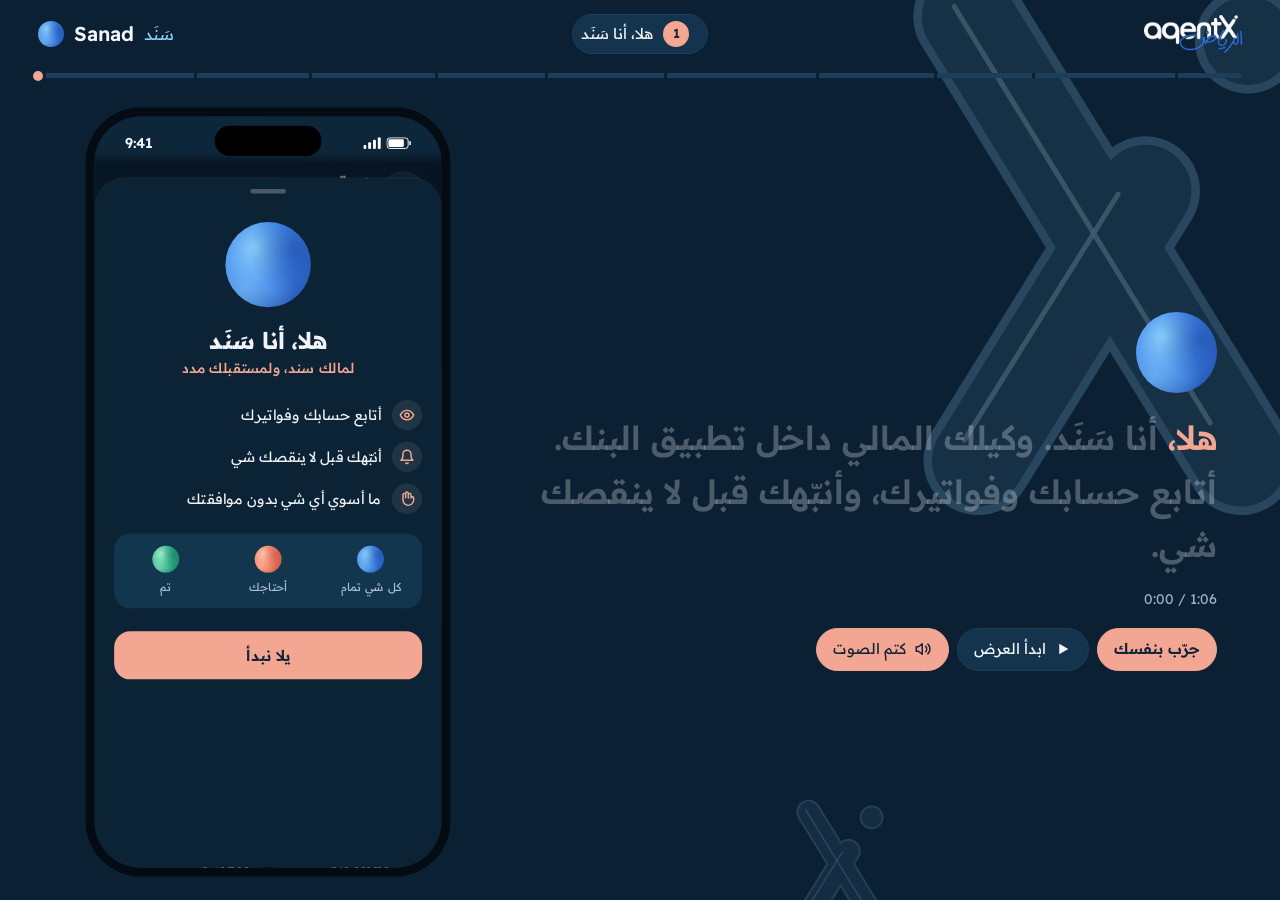
<file: index.html>
<!DOCTYPE html>
<html lang="ar">
<head>
<meta charset="utf-8">
<meta name="viewport" content="width=device-width, initial-scale=1">
<title>سَنَد · شاهد وجرّب</title>
<meta name="description" content="Sanad (سَنَد), a personal financial agent inside the bank app, explains itself while it walks through the app screens.">
<style>
@font-face {
  font-family: "Readex";
  font-weight: 160 700;
  font-display: swap;
  src: url([data-uri]) format("woff2");
  unicode-range: U+0000-00FF,U+0131,U+0152-0153,U+02BB-02BC,U+02C6,U+02DA,U+02DC,U+0304,U+0308,U+0329,U+2000-206F,U+20AC,U+2122,U+2190-2193,U+2212,U+2215,U+FEFF,U+FFFD;
}
@font-face {
  font-family: "Readex";
  font-weight: 160 700;
  font-display: swap;
  src: url([data-uri]) format("woff2");
  unicode-range: U+0600-06FF,U+0750-077F,U+200C-200E,U+FB50-FDFF,U+FE70-FEFC;
}
@property --c1 { syntax: "<color>"; inherits: true; initial-value: #1A459E; }
@property --c2 { syntax: "<color>"; inherits: true; initial-value: #4085EB; }
@property --c3 { syntax: "<color>"; inherits: true; initial-value: #8CD1FA; }

/* page: SANAD palette PDF. phone: the app's dark theme from Theme.swift */
:root {
  --bg: #0C2033; --panel: #14344D; --raised: #1B3F5B; --text: #F4F7FA; --soft: #9DB0C2;
  --salmon: #F3A792; --on-salmon: #10243A; --sky: #8CD1FA;
  --a-canvas: #0C2335; --a-blush: #0E2639; --a-card: #13364F; --a-widget: #163C58;
  --a-ink: #F0F4F7; --a-muted: #ADC2D4; --a-good: #5CD19E; --a-risk: #FF8578; --a-faint: rgba(255, 255, 255, .08);
}
* { box-sizing: border-box; }
html, body { margin: 0; height: 100%; }
body {
  background: var(--bg); color: var(--text);
  font-family: "Readex", system-ui, sans-serif; line-height: 1.5;
  display: flex; flex-direction: column; overflow: hidden;
  -webkit-font-smoothing: antialiased;
}
button { font: inherit; color: inherit; cursor: pointer; }
:focus-visible { outline: 3px solid var(--salmon); outline-offset: 3px; }
.ltr { direction: ltr; unicode-bidi: isolate; display: inline-block; }

/* glass X behind the page */
.bgx { position: fixed; inset: 0; z-index: 0; pointer-events: none; overflow: hidden; }
.bgx svg { position: absolute; height: auto; }
.bgx .x1 { width: min(40vw, 560px); right: -6vw; top: -8vh; opacity: .3; animation: float 20s ease-in-out infinite alternate; }
.bgx .x2 { width: clamp(90px, 9vw, 140px); right: 30vw; bottom: -30px; opacity: .25; animation: float 26s ease-in-out infinite alternate-reverse; }
@keyframes float { from { transform: translate(0, 0) rotate(-4deg); } to { transform: translate(2vw, 3vh) rotate(4deg); } }

/* Sanad's orb */
.orb {
  --c1: #1A459E; --c2: #4085EB; --c3: #8CD1FA;
  position: relative; border-radius: 50%; overflow: hidden; flex: none;
  background: radial-gradient(circle at 35% 30%, var(--c3) 0%, var(--c2) 45%, var(--c1) 100%);
  transition: --c1 1.2s ease, --c2 1.2s ease, --c3 1.2s ease;
}
.orb::before, .orb::after { content: ""; position: absolute; inset: -20%; border-radius: 50%; }
.orb::before { background: radial-gradient(circle at 30% 70%, var(--c3) 0%, transparent 42%); opacity: .55; animation: drift 14s linear infinite; }
.orb::after { background: radial-gradient(circle at 72% 38%, var(--c1) 0%, transparent 40%); opacity: .6; animation: drift 19s linear infinite reverse; }
.orb.need { --c1: #BD4D3D; --c2: #F38066; --c3: #FFC7AD; }
.orb.done { --c1: #0F735C; --c2: #33B88C; --c3: #A8F0CC; }
.orb.fast::before { animation-duration: 3s; }
.orb.fast::after { animation-duration: 4s; }
@keyframes drift { to { transform: rotate(360deg); } }

/* page frame */
.top { position: relative; z-index: 2; display: grid; grid-template-columns: 1fr auto 1fr; align-items: center; gap: 12px; padding: 14px clamp(16px, 3vw, 40px) 10px; }
.brand { display: flex; align-items: center; gap: 10px; font-weight: 600; font-size: 20px; }
.brand .orb { width: 26px; height: 26px; }
.brand span { color: var(--sky); font-weight: 400; font-size: 16px; }
.chap { justify-self: center; display: flex; align-items: center; gap: 10px; background: var(--panel); border: 1px solid var(--raised); border-radius: 999px; padding: 6px 18px 6px 8px; font-size: 15px; white-space: nowrap; }
.chap .n { background: var(--salmon); color: var(--on-salmon); border-radius: 999px; min-width: 26px; height: 26px; display: grid; place-items: center; font-size: 13px; font-weight: 600; }
.agentx { justify-self: end; height: 38px; width: auto; display: block; }
.seek { position: relative; z-index: 2; margin: 0 clamp(16px, 3vw, 40px); padding: 9px 0; cursor: pointer; touch-action: none; }
.seek:hover .prog, .seek.drag .prog { height: 8px; }
.knob { position: absolute; top: 50%; left: 0; width: 16px; height: 16px; margin: -8px 0 0 -8px; border-radius: 50%; background: var(--salmon); border: 3px solid var(--bg); pointer-events: none; transition: transform .15s; }
.seek:hover .knob, .seek.drag .knob { transform: scale(1.25); }
.prog { position: relative; height: 5px; border-radius: 999px; background: var(--raised); overflow: hidden; transition: height .15s; }
.prog b { position: absolute; top: 0; bottom: 0; width: 3px; background: var(--bg); }
.prog i { position: absolute; inset: 0 auto 0 0; width: 0; background: var(--salmon); }

main { position: relative; z-index: 1; flex: 1; min-height: 0; width: 100%; max-width: 1320px; margin-inline: auto; display: grid; grid-template-columns: minmax(0, 410px) minmax(0, 680px); grid-template-rows: minmax(0, 1fr); align-items: center; justify-content: center; gap: clamp(32px, 5vw, 80px); padding: 20px clamp(16px, 2.3vw, 32px) 24px; }
.narr { display: flex; flex-direction: column; gap: clamp(12px, 2vh, 22px); width: 100%; min-width: 0; max-width: 680px; justify-self: stretch; }
.narr > .orb { width: clamp(64px, 9vh, 104px); height: clamp(64px, 9vh, 104px); align-self: flex-start; }
#cap { margin: 0; font-size: clamp(24px, 2.6vw, 40px); line-height: 1.3; font-weight: 600; min-height: 4.4em; }
#cap .w { color: rgba(244, 247, 250, .28); transition: color .2s; }
#cap .w.on { color: var(--text); }
#cap .w.now { color: var(--salmon); }
#cap .name-ar { color: var(--sky); font-weight: 500; font-size: .8em; font-family: "Readex", sans-serif; direction: rtl; unicode-bidi: isolate; }
.endnote .tag-ar { font-size: clamp(20px, 2vw, 28px); color: var(--salmon); direction: rtl; }
.ctls { display: flex; gap: 8px; }
.ctl { background: var(--panel); border: 1px solid var(--raised); border-radius: 999px; padding: 9px 16px; font-size: 15px; display: inline-flex; align-items: center; gap: 8px; }
.ctl:hover { background: var(--raised); }
.ctl[aria-pressed="true"] { background: var(--salmon); color: var(--on-salmon); border-color: var(--salmon); }
.ctl:disabled { opacity: .6; cursor: default; }
.ctl svg { width: 18px; height: 18px; }
.endnote { display: none; flex-direction: column; gap: 12px; }
.endnote.on { display: flex; }
.endnote .tag { font-size: clamp(20px, 2vw, 28px); color: var(--salmon); font-weight: 500; }
.endnote .made { display: flex; align-items: center; gap: 14px; color: var(--soft); font-size: 14px; }
.endnote .made img.r { height: 70px; width: auto; }
.endnote .made img.l { height: 36px; width: auto; }
.endnote p { margin: 0; color: var(--soft); font-size: 13px; max-width: 48ch; }
.btn { border: 0; border-radius: 999px; padding: 12px 26px; font-weight: 600; font-size: 16px; background: var(--salmon); color: var(--on-salmon); align-self: flex-start; }

/* ---------- the phone ---------- */
.phone-box { position: relative; height: 100%; min-height: 0; min-width: 0; width: 100%; grid-column: 1; grid-row: 1; }
.narr { grid-column: 2; grid-row: 1; }
.phone {
  position: absolute; left: 50%; top: 50%; width: 410px; height: 864px; border-radius: 62px; background: #050B12; padding: 10px;
  transform-origin: center center; transform: translate(-50%, -50%);
}
.screen { position: relative; width: 390px; height: 844px; border-radius: 52px; overflow: hidden; background: var(--a-canvas); color: var(--a-ink); font-size: 15px; }
.island { position: absolute; top: 11px; left: 50%; width: 120px; height: 34px; margin-left: -60px; background: #000; border-radius: 20px; z-index: 30; }
.status { position: absolute; top: 0; left: 0; right: 0; height: 54px; z-index: 29; background: linear-gradient(var(--a-blush) 75%, rgba(14, 38, 57, 0)); display: flex; align-items: center; justify-content: space-between; padding: 6px 34px 0; font-size: 16px; font-weight: 600; direction: ltr; pointer-events: none; }
.status .icons { display: flex; gap: 6px; align-items: center; }
.status svg { height: 13px; width: auto; }

/* home */
.home { position: absolute; inset: 0; }
.home-scroll { position: absolute; left: 0; right: 0; top: 0; }
.hero { padding: 62px 18px 22px; background: linear-gradient(135deg, var(--a-blush), var(--a-canvas)); position: relative; }
.hero::after { content: ""; position: absolute; left: 0; right: 0; bottom: 0; height: 30%; background: rgba(12, 35, 53, .8); clip-path: polygon(0 74%, 100% 0, 100% 100%, 0 100%); z-index: 0; }
.hero > * { position: relative; z-index: 1; }
.idrow { display: flex; align-items: center; gap: 12px; }
.avatar { width: 50px; height: 50px; border-radius: 50%; background: var(--a-widget); display: grid; place-items: center; font-weight: 600; font-size: 20px; color: var(--salmon); border: 1px solid rgba(255, 255, 255, .1); }
.idrow .who { flex: 1; }
.idrow .who b { display: block; font-size: 18px; }
.idrow .who small { color: var(--a-muted); font-size: 14px; }
.ico { width: 38px; height: 38px; display: grid; place-items: center; position: relative; }
.ico svg { width: 23px; height: 23px; }
.dot { position: absolute; top: 6px; right: 6px; width: 11px; height: 11px; border-radius: 50%; background: var(--a-risk); opacity: 0; transition: opacity .3s; }
.acct { text-align: center; margin-top: 20px; }
.acct .lbl { color: var(--a-muted); font-size: 17px; }
.bal { display: flex; align-items: baseline; justify-content: center; gap: 6px; direction: ltr; margin-top: 8px; }
.bal .cur { font-size: 16px; font-weight: 600; opacity: .8; }
.bal b { font-size: 37px; font-weight: 700; font-variant-numeric: tabular-nums; }
.bal .dec { font-size: 17px; opacity: .75; }
.pages { display: flex; gap: 5px; justify-content: center; margin-top: 14px; }
.pages i { width: 5px; height: 5px; border-radius: 99px; background: rgba(173, 194, 212, .35); }
.pages i.on { width: 15px; background: var(--salmon); }
.kind { display: inline-block; margin-top: 14px; background: rgba(255, 255, 255, .95); color: #142639; border-radius: 99px; padding: 6px 20px; font-size: 14px; }
.hint { margin-top: 18px; position: relative; }
.hint > div { display: flex; align-items: center; gap: 11px; }
.hint .calm { background: rgba(240, 244, 247, .06); border-radius: 15px; padding: 9px 12px; font-size: 14px; color: var(--a-muted); }
.hint .calm .orb { width: 26px; height: 26px; }
.hint .calm em { font-style: normal; color: var(--a-good); font-weight: 600; font-size: 13px; }
.hint .risk { background: var(--a-card); border-radius: 20px; padding: 12px 14px; }
.hint .risk .orb { width: 34px; height: 34px; }
.hint .risk .t { flex: 1; }
.hint .risk b { display: block; font-size: 15.5px; font-weight: 600; }
.hint .risk small { color: var(--a-muted); font-size: 13.5px; }
.pillbtn { background: var(--salmon); color: var(--on-salmon); border-radius: 99px; padding: 0 14px; height: 34px; display: inline-grid; place-items: center; font-weight: 600; font-size: 14px; transition: transform .15s; }
.pressed { transform: scale(.93) !important; }
.chev { width: 12px; height: 12px; margin-inline-start: auto; color: var(--a-muted); }
.body { padding: 18px 16px 28px; display: grid; gap: 16px; }
.qa { display: grid; grid-template-columns: repeat(4, 1fr); gap: 4px; text-align: center; font-size: 12.5px; line-height: 1.3; }
.qa .tile { width: 62px; height: 62px; border-radius: 18px; background: var(--salmon); display: grid; place-items: center; margin: 0 auto 7px; position: relative; }
.qa .tile svg { width: 26px; height: 26px; }
.qa .badge { position: absolute; top: -5px; left: -5px; background: var(--a-risk); color: #10243A; font-size: 11px; font-weight: 700; border-radius: 99px; min-width: 20px; height: 20px; display: grid; place-items: center; }
.promo { border-radius: 22px; padding: 20px; color: #fff; background: linear-gradient(135deg, #998FD6, #7066B8); display: flex; gap: 12px; min-height: 130px; }
.promo b { display: block; font-size: 20px; }
.promo span { font-size: 14px; opacity: .92; }
.promo svg { width: 46px; height: 46px; flex: none; align-self: center; opacity: .9; }
.widget { background: var(--a-widget); border-radius: 22px; padding: 16px; }
.widget h4 { margin: 0 0 10px; font-size: 15px; font-weight: 600; }
.widget .row2 { display: grid; grid-template-columns: 1fr 1fr; gap: 12px; }
.widget small { color: var(--a-muted); font-size: 13.5px; display: block; }
.widget .v { font-size: 20px; font-weight: 700; direction: ltr; display: inline-block; font-variant-numeric: tabular-nums; }
.widget .v span { font-size: 12px; font-weight: 500; opacity: .6; margin-left: 3px; }
.halves { display: grid; grid-template-columns: 1fr 1fr; gap: 12px; }

/* sheets */
.dim { position: absolute; inset: 0; background: rgba(2, 10, 18, .55); opacity: 0; pointer-events: none; z-index: 10; }
.sheet { position: absolute; left: 0; right: 0; bottom: 0; z-index: 11; background: var(--a-canvas); border-radius: 34px 34px 0 0; padding: 12px 22px 30px; transform: translateY(105%); box-shadow: 0 -1px 0 rgba(255, 255, 255, .08); }
.grab { width: 40px; height: 5px; border-radius: 99px; background: rgba(255, 255, 255, .25); margin: 0 auto 16px; }
.intro { top: 70px; text-align: center; display: flex; flex-direction: column; align-items: center; }
.intro .orb { width: 96px; height: 96px; margin-top: 16px; }
.intro h3 { margin: 18px 0 0; font-size: 26px; }
.intro .tl { color: var(--salmon); font-size: 15.5px; font-weight: 500; }
.points { align-self: stretch; text-align: right; display: grid; gap: 13px; margin-top: 24px; }
.points div { display: flex; align-items: center; gap: 12px; font-size: 16px; }
.points svg { width: 34px; height: 34px; padding: 8px; border-radius: 50%; background: var(--a-faint); flex: none; }
.moods { align-self: stretch; display: grid; grid-template-columns: repeat(3, 1fr); background: var(--a-card); border-radius: 18px; padding: 14px 0; margin-top: 22px; font-size: 12.5px; color: var(--a-muted); }
.moods div { display: flex; flex-direction: column; align-items: center; gap: 7px; }
.moods .orb { width: 30px; height: 30px; margin: 0; }
.big-btn { align-self: stretch; margin-top: 26px; background: var(--salmon); color: var(--on-salmon); border-radius: 18px; height: 54px; display: grid; place-items: center; font-weight: 600; font-size: 17px; transition: transform .15s; }

.sanad { top: 92px; }
.sh-head { display: flex; align-items: center; gap: 10px; margin-bottom: 18px; }
.sh-head .orb { width: 36px; height: 36px; }
.sh-head .nm { flex: 1; }
.sh-head b { display: block; font-size: 16px; }
.sh-head small { color: var(--a-muted); font-size: 12px; display: flex; align-items: center; gap: 5px; }
.sh-head small i { width: 6px; height: 6px; border-radius: 50%; background: var(--salmon); display: inline-block; }
.sh-head .back { background: rgba(255, 255, 255, .08); border-radius: 99px; padding: 0 12px; height: 32px; display: inline-grid; place-items: center; font-size: 13.5px; }
.phase { position: absolute; left: 22px; right: 22px; top: 86px; opacity: 0; pointer-events: none; }
.muted { color: var(--a-muted); }
.short { font-size: 44px; font-weight: 700; color: var(--salmon); direction: ltr; display: inline-block; font-variant-numeric: tabular-nums; }
.short span { font-size: 16px; font-weight: 500; opacity: .7; margin-left: 4px; }
.gap { margin-top: 12px; }
.gap .track { height: 10px; border-radius: 99px; background: rgba(243, 167, 146, .35); overflow: hidden; }
.gap .track i { display: block; height: 100%; width: 0; background: var(--a-good); border-radius: 99px; }
.gap .lbls { display: flex; justify-content: space-between; font-size: 13px; margin-top: 6px; }
.glass { background: rgba(255, 255, 255, .06); border: 1px solid rgba(255, 255, 255, .1); border-radius: 22px; padding: 18px; }
.fix { margin-top: 20px; }
.fix .k { color: var(--salmon); font-size: 13px; font-weight: 600; }
.flow { display: flex; align-items: center; gap: 10px; margin: 12px 0; direction: ltr; justify-content: flex-end; }
.flow span { width: 40px; height: 40px; border-radius: 12px; background: var(--a-faint); display: grid; place-items: center; }
.flow svg { width: 20px; height: 20px; }
.flow .ar { width: 30px; height: 2px; background: var(--salmon); border-radius: 2px; }
.fix p { margin: 0; font-size: 19px; font-weight: 600; line-height: 1.4; }
.fix .note { font-size: 14.5px; color: var(--a-muted); font-weight: 400; margin-top: 5px; }
.glow { margin-top: 16px; background: var(--salmon); color: var(--on-salmon); border-radius: 18px; height: 54px; display: grid; place-items: center; font-weight: 600; font-size: 17px; transition: transform .15s; }
.links { display: flex; justify-content: center; gap: 10px; margin-top: 14px; font-size: 13.5px; color: var(--a-muted); }
.links span { padding: 4px 2px; border-radius: 8px; transition: transform .15s; }
.links span.u { color: var(--a-ink); text-decoration: underline; text-underline-offset: 4px; }
h5 { margin: 0 0 10px; font-size: 20px; line-height: 1.35; }
.lines { display: grid; gap: 2px; }
.lines div { display: flex; justify-content: space-between; align-items: baseline; padding: 10px 2px; border-bottom: 1px solid rgba(255, 255, 255, .07); font-size: 15px; opacity: 0; }
.lines div b { direction: ltr; font-variant-numeric: tabular-nums; font-weight: 600; }
.lines div.total { border-bottom: 0; font-weight: 700; }
.lines div.total b { color: var(--a-risk); font-size: 18px; }
.opts { display: grid; gap: 10px; }
.opt { border-radius: 20px; padding: 14px 16px; background: var(--a-card); border: 2px solid transparent; opacity: 0; transition: border-color .3s, transform .15s; }
.opt b { display: block; font-size: 15.5px; font-weight: 600; }
.opt small { font-size: 13px; color: var(--a-muted); }
.opt .res { display: inline-block; margin-top: 6px; font-size: 12.5px; font-weight: 600; border-radius: 99px; padding: 2px 10px; }
.res.good { background: rgba(92, 209, 158, .16); color: var(--a-good); }
.res.warn { background: rgba(250, 194, 107, .16); color: #FAC26B; }
.res.bad { background: rgba(255, 133, 120, .16); color: var(--a-risk); }
.opt.best { border-color: var(--salmon); }
.opt .pick { float: left; font-size: 11.5px; color: var(--on-salmon); background: var(--salmon); border-radius: 99px; padding: 2px 9px; }
.conf { display: flex; align-items: center; text-align: center; }
.conf > div { flex: 1; }
.conf small { display: block; color: var(--a-muted); font-size: 12.5px; }
.conf b { font-size: 16px; }
.conf .amt { font-size: 22px; font-weight: 700; direction: ltr; display: block; }
.ok-line { color: var(--a-good); font-size: 15px; font-weight: 500; margin-top: 14px; display: flex; gap: 8px; align-items: center; }
.ok-line svg { width: 18px; height: 18px; flex: none; }
.checks { display: grid; gap: 8px; margin-top: 12px; font-size: 14px; color: var(--a-muted); }
.checks div { display: flex; gap: 8px; align-items: center; }
.checks svg { width: 16px; height: 16px; flex: none; }
.tiny { text-align: center; color: var(--a-muted); font-size: 12px; margin-top: 8px; }
.working { display: flex; justify-content: center; align-items: center; gap: 10px; height: 160px; font-size: 16px; }
.spin { width: 22px; height: 22px; border-radius: 50%; border: 3px solid rgba(243, 167, 146, .3); border-top-color: var(--salmon); animation: spin .8s linear infinite; }
@keyframes spin { to { transform: rotate(360deg); } }
.done { text-align: center; display: flex; flex-direction: column; align-items: center; gap: 10px; }
.badge-ok { width: 74px; height: 74px; border-radius: 50%; background: rgba(92, 209, 158, .16); display: grid; place-items: center; margin-top: 6px; }
.badge-ok svg { width: 40px; height: 40px; }
.done h4 { margin: 0; font-size: 28px; }
.done .nb { font-size: 34px; font-weight: 700; direction: ltr; font-variant-numeric: tabular-nums; }
.done .nb span { font-size: 15px; font-weight: 500; opacity: .6; margin-left: 4px; }
.lasts { color: var(--a-good); background: rgba(92, 209, 158, .14); border-radius: 99px; padding: 0 14px; height: 34px; display: inline-flex; align-items: center; gap: 6px; font-size: 14.5px; font-weight: 600; }
.done .glow { align-self: stretch; }

.finger { position: absolute; z-index: 40; width: 44px; height: 44px; margin: -22px 0 0 -22px; border-radius: 50%; background: rgba(244, 247, 250, .38); border: 2px solid #fff; opacity: 0; pointer-events: none; left: 0; top: 0; }
.finger.tap::after { content: ""; position: absolute; inset: -2px; border-radius: 50%; border: 2px solid #fff; animation: ripple .6s ease-out forwards; }
@keyframes ripple { to { transform: scale(2.2); opacity: 0; } }

@media (max-width: 820px), (max-aspect-ratio: 1/1) {
  main { grid-template-columns: minmax(0, 1fr); grid-template-rows: minmax(0, 1fr) auto; gap: 10px; padding-top: 8px; }
  .phone-box { grid-column: 1; grid-row: 1; min-height: 0; width: 100%; }
  .narr { grid-column: 1; grid-row: 2; justify-self: stretch; max-width: none; flex-direction: row; flex-wrap: wrap; align-items: center; gap: 10px 12px; }
  .narr > .orb { width: 42px; height: 42px; }
  #cap { flex: 1; min-width: 200px; font-size: clamp(17px, 4.4vw, 22px); min-height: 2.9em; background: var(--panel); border-radius: 20px 20px 20px 8px; padding: 10px 16px; }
  .ctls { margin-inline-start: auto; }
  .ctl .txt { display: none; }
  .endnote { flex-basis: 100%; }
  .endnote .made img.r { height: 50px; }
  .top { grid-template-columns: 1fr auto; }
  .chap { grid-column: 1 / -1; grid-row: 2; }
  .agentx { height: 28px; }
}
@media (prefers-reduced-motion: reduce) {
  .orb::before, .orb::after, .bgx svg, .spin { animation: none; }
}

[hidden] { display:none !important; }
.ctls {flex-wrap:wrap;}
.ctl.try {background:var(--salmon);color:var(--on-salmon);border-color:var(--salmon);font-weight:600;}
#livePhone {position:absolute;left:0;top:54px;width:390px;height:790px;border:0;z-index:20;background:var(--a-canvas);}
body.interactive #screen > :not(.island):not(.status):not(#livePhone) {display:none!important;visibility:hidden;pointer-events:none;}
body.interactive #endnote {display:none;}
body.interactive #soundBtn {display:none;}
body.interactive #cap {min-height:0;}
body.interactive #seek {cursor:default;opacity:.55;}
body.interactive #narrOrb {width:76px;height:76px;}
#tryHelp {max-width:47ch;color:var(--soft);font-size:16px;}
#tryHelp p {margin:0 0 16px;}
#tryHelp ol {padding-left:22px;margin:0 0 20px;display:grid;gap:10px;}
#tryHelp strong {color:var(--text);font-weight:500;}
#tryHelp .arabic {color:var(--salmon);font-weight:500;}
#demoStatus {min-height:1.5em;font-size:14px;color:var(--sky);}
#tryHelp .prototype {font-size:13px;margin-top:18px;}
@media(max-width:820px),(max-aspect-ratio:1/1) {
 body.interactive .narr > .orb {display:none;}
 body.interactive #cap {font-size:20px;min-width:0;padding:0;background:transparent;flex-basis:100%;}
 body.interactive #tryHelp {font-size:14px;flex-basis:100%;}
 body.interactive #tryHelp ol,body.interactive #tryHelp .prototype {display:none;}
 body.interactive #tryHelp p {margin:0 0 5px;}
 body.interactive #demoStatus {font-size:13px;}
 body.interactive .ctls {margin:0;}
 body.interactive main {gap:8px;}
}
@media(max-height:580px) and (min-width:821px) {#tryHelp ol{display:none;}.narr{gap:12px;}body.interactive #narrOrb{display:none;}}


.narr,.chap {direction:rtl;text-align:right;}
#cap {line-height:1.6;}
#tryHelp ol {padding-left:0;padding-right:22px;}
.ctls {direction:rtl;}
.endnote .made {direction:rtl;}

/* The recording is the clock. All timeline animation pauses with its playback. */
body.demo-paused *,body.demo-paused *::before,body.demo-paused *::after {animation-play-state:paused!important;}
.finger.tap::after {animation:none;transform:scale(var(--tap-scale,1));opacity:var(--tap-opacity,1);}
#playBtn .txt {display:inline;}
.audio-meta {display:flex;align-items:center;gap:14px;direction:rtl;color:var(--soft);font-size:14px;min-height:1.5em;}
#timecode {font-variant-numeric:tabular-nums;white-space:nowrap;}
#audioStatus:empty {display:none;}
body.interactive .audio-meta {display:none;}
@media(max-width:820px),(max-aspect-ratio:1/1) {.audio-meta {flex-basis:100%;font-size:12px;} .narr {gap:8px 12px;} #playBtn {padding-inline:13px;}}
</style>
</head>
<body>

<div class="bgx" aria-hidden="true">
  <svg width="0" height="0" style="position:absolute">
    <symbol id="gx" viewBox="0 0 300 360">
      <path d="M72 52 L232 312" stroke="#6A9FC2" stroke-width="64" stroke-linecap="round" fill="none"/>
      <path d="M78 312 L176 154" stroke="#6A9FC2" stroke-width="64" stroke-linecap="round" fill="none"/>
      <circle cx="236" cy="66" r="31" fill="#6A9FC2"/>
      <path d="M72 52 L232 312" stroke="#2E5674" stroke-width="54" stroke-linecap="round" fill="none"/>
      <path d="M78 312 L176 154" stroke="#2E5674" stroke-width="54" stroke-linecap="round" fill="none"/>
      <circle cx="236" cy="66" r="26" fill="#2E5674"/>
      <path d="M64 46 L214 290" stroke="#BFE6FD" stroke-opacity=".8" stroke-width="3" stroke-linecap="round" fill="none"/>
      <path d="M70 300 L160 156" stroke="#BFE6FD" stroke-opacity=".8" stroke-width="3" stroke-linecap="round" fill="none"/>
    </symbol>
  </svg>
  <svg class="x1" viewBox="0 0 300 360"><use href="#gx"/></svg>
  <svg class="x2" viewBox="0 0 300 360"><use href="#gx"/></svg>
</div>

<header class="top">
  <div class="brand"><div class="orb" aria-hidden="true"></div>Sanad <span>سَنَد</span></div>
  <div class="chap" aria-live="polite"><span class="n" id="chapN">1</span><span id="chapT">هلا، أنا سَنَد</span></div>
  <img class="agentx" src="[data-uri]" alt="agentX Riyadh">
</header>
<div class="seek" id="seek" role="slider" tabindex="0" aria-label="التنقّل بين أجزاء الشرح" aria-valuemin="0" aria-valuemax="100" aria-valuenow="0"><div class="prog" id="prog"><i id="fill"></i></div><span class="knob" id="knob"></span></div>

<main>
  <section class="narr">
    <div class="orb" id="narrOrb" aria-hidden="true"></div>
    <p id="cap" aria-live="polite"></p>
    <div class="endnote" id="endnote">
      <div class="tag-ar"><b>سَنَد</b><br>لمالك سند، ولمستقبلك مدد</div>
      <div class="made"><img class="r" src="[data-uri]" alt="The agentX robot"><img class="l" src="[data-uri]" alt="agentX Riyadh"><span>مشارك في agentX الرياض،<br>تحدّي الوكيل المالي الشخصي</span></div>
      <p>نموذج تجريبي ببيانات افتراضية. ما تتحرّك أي فلوس حقيقية. مو تطبيق رسمي لأي بنك.</p>
    </div>
    <div id="tryHelp" hidden>
      <p>رجّعنا حساب نورة لبداية السيناريو. اضغط داخل الجوال وجرّب بنفسك.</p>
      <ol><li>اضغط <span class="arabic" lang="ar" dir="rtl">حلّها</span> عشان تفتح سَنَد.</li>
      <li>شوف كيف حسبها، واستكشف الخيارات الثانية.</li>
      <li>اضغط <span class="arabic" lang="ar" dir="rtl">تمام</span>، وبعدها <span class="arabic" lang="ar" dir="rtl">أكّد</span>. تابع تحديث رصيد الحساب والادخار.</li></ol>
      <div id="demoStatus" role="status">نجهّز لك التجربة التفاعلية…</div>
      <p class="prototype">تطبيق سَنَد الأصلي · بيانات افتراضية · ما تتحرّك أي فلوس حقيقية.</p>
    </div>
    <div class="audio-meta"><span id="timecode" dir="ltr">0:00 / 1:06</span><span id="audioStatus" role="status"></span></div>
    <div class="ctls">
      <button class="ctl try" id="tryBtn">جرّب بنفسك</button>
      <button class="ctl" id="resetDemoBtn" hidden>أعد السيناريو</button>
      <button class="ctl" id="playBtn" aria-label="ابدأ العرض">
        <svg id="icoPause" style="display:none" viewBox="0 0 24 24" fill="currentColor" aria-hidden="true"><rect x="6" y="5" width="4" height="14" rx="1"/><rect x="14" y="5" width="4" height="14" rx="1"/></svg>
        <svg id="icoPlay" viewBox="0 0 24 24" fill="currentColor" aria-hidden="true"><path d="M7 5v14l12-7z"/></svg>
        <span class="txt" id="playTxt">ابدأ العرض</span>
      </button>
      <button class="ctl" id="soundBtn" aria-pressed="true" aria-label="كتم الصوت">
        <svg viewBox="0 0 24 24" fill="none" stroke="currentColor" stroke-width="2" stroke-linecap="round" stroke-linejoin="round" aria-hidden="true"><path d="M11 5 6 9H3v6h3l5 4V5z"/><path d="M15.5 8.5a5 5 0 0 1 0 7"/><path d="M18.5 5.5a9 9 0 0 1 0 13"/></svg>
        <span class="txt" id="soundTxt">كتم الصوت</span>
      </button>
    </div>
  </section>

  <section class="phone-box" id="phoneBox" aria-label="شاشات التطبيق">
    <div class="phone" id="phone" dir="rtl" lang="ar">
      <div class="screen" id="screen">
        <div class="island"></div>
        <div class="status"><span>9:41</span><span class="icons">
          <svg viewBox="0 0 18 12" fill="#fff"><rect x="0" y="8" width="3" height="4" rx="1"/><rect x="5" y="5" width="3" height="7" rx="1"/><rect x="10" y="2.5" width="3" height="9.5" rx="1"/><rect x="15" y="0" width="3" height="12" rx="1"/></svg>
          <svg viewBox="0 0 26 12" fill="none" stroke="#fff"><rect x=".5" y=".5" width="22" height="11" rx="3"/><rect x="2" y="2" width="16" height="8" rx="1.5" fill="#fff" stroke="none"/><path d="M24.5 4v4" stroke-width="1.5"/></svg>
        </span></div>

        <!-- home, built like HomeView.swift -->
        <div class="home"><div class="home-scroll" id="homeScroll">
          <div class="hero">
            <div class="idrow">
              <div class="avatar">ن</div>
              <div class="who"><b>نورة</b><small><span class="ltr">1,240</span> نقطة</small></div>
              <div class="ico" id="bell"><svg viewBox="0 0 24 24" fill="none" stroke="#F0F4F7" stroke-width="1.7" stroke-linecap="round" stroke-linejoin="round"><path d="M6 8a6 6 0 0 1 12 0c0 7 3 9 3 9H3s3-2 3-9"/><path d="M10.3 21a1.9 1.9 0 0 0 3.4 0"/></svg><i class="dot" id="bellDot"></i></div>
            </div>
            <div class="acct">
              <div class="lbl">الحساب الاساسي <span class="ltr">••• 4417</span></div>
              <div class="bal"><span class="cur">ر.س</span><b id="bal">4,200</b><span class="dec">.00</span></div>
              <div class="pages"><i class="on"></i><i></i></div>
              <span class="kind">جاري</span>
            </div>
            <div class="hint" id="hint">
              <div class="calm" id="hintCalm"><div class="orb" aria-hidden="true"></div><span id="hintCalmTxt">سَنَد يتابع حسابك…</span><em class="ltr" id="hintMin"></em><svg class="chev" viewBox="0 0 24 24" fill="none" stroke="currentColor" stroke-width="3"><path d="M15 6l-6 6 6 6"/></svg></div>
              <div class="risk" id="hintRisk" style="display:none"><div class="orb need" aria-hidden="true"></div><div class="t"><b>بينقصك 350 ريال قبل الراتب</b><small>سَنَد عنده حل بسيط</small></div><span class="pillbtn" id="fixBtn">حلّها</span></div>
            </div>
          </div>
          <div class="body">
            <div class="qa">
              <div><div class="tile"><svg viewBox="0 0 24 24" fill="none" stroke="#12263A" stroke-width="1.8" stroke-linecap="round" stroke-linejoin="round"><rect x="2" y="6" width="20" height="12" rx="2"/><circle cx="12" cy="12" r="2.5"/></svg></div>الحوالات<br>السريعة</div>
              <div><div class="tile"><svg viewBox="0 0 24 24" fill="none" stroke="#12263A" stroke-width="1.8" stroke-linecap="round" stroke-linejoin="round"><path d="M6 2h9l4 4v16H6z"/><path d="M9 11h7M9 15h7"/></svg><span class="badge">4</span></div>دفع<br>الفواتير</div>
              <div><div class="tile"><svg viewBox="0 0 24 24" fill="none" stroke="#12263A" stroke-width="1.8" stroke-linecap="round" stroke-linejoin="round"><path d="M7 2h7l4 4v16H7z"/><rect x="10" y="11" width="5" height="6" rx="1"/></svg></div>شحن<br>الجوال</div>
              <div><div class="tile"><svg viewBox="0 0 24 24" fill="none" stroke="#12263A" stroke-width="1.8" stroke-linecap="round" stroke-linejoin="round"><path d="M5 17h14v-5l-2-5H7l-2 5z"/><circle cx="8" cy="17" r="1.6"/><circle cx="16" cy="17" r="1.6"/></svg></div>المخالفات<br>المرورية</div>
            </div>
            <div class="promo"><div><b>خطوة للأمام!</b><span>سَنَد يتوقع رصيدك لثلاثين يومًا وينبّهك قبل لا ينقص.</span></div><svg viewBox="0 0 24 24" fill="none" stroke="#fff" stroke-width="1.3" stroke-linecap="round" stroke-linejoin="round"><path d="M3 17l6-6 4 4 8-8"/><path d="M15 7h6v6"/></svg></div>
            <div class="widget"><h4>نظرة عامة</h4><div class="row2"><div><small>متوسط المصروف اليومي</small><span class="v">75<span>ر.س</span></span></div><div><small>الراتب القادم</small><b>الجمعة 27 نوفمبر</b></div></div></div>
            <div class="halves">
              <div class="widget"><h4>الادخار</h4><span class="v" id="savBal">12,000<span>ر.س</span></span><small>صندوق الطوارئ</small></div>
              <div class="widget"><h4>أكثر</h4><span class="v">1,240</span><small>نقاط</small></div>
            </div>
          </div>
        </div></div>

        <div class="dim" id="dim"></div>

        <!-- SanadIntro.swift -->
        <div class="sheet intro" id="intro">
          <div class="grab"></div>
          <div class="orb" aria-hidden="true"></div>
          <h3>هلا، أنا سَنَد</h3>
          <div class="tl">لمالك سند، ولمستقبلك مدد</div>
          <div class="points">
            <div><svg viewBox="0 0 24 24" fill="none" stroke="#F3A792" stroke-width="2.2" stroke-linecap="round" stroke-linejoin="round"><path d="M2 12s3.6-7 10-7 10 7 10 7-3.6 7-10 7S2 12 2 12z"/><circle cx="12" cy="12" r="3"/></svg>أتابع حسابك وفواتيرك</div>
            <div><svg viewBox="0 0 24 24" fill="none" stroke="#F3A792" stroke-width="2.2" stroke-linecap="round" stroke-linejoin="round"><path d="M6 8a6 6 0 0 1 12 0c0 7 3 9 3 9H3s3-2 3-9"/><path d="M10.3 21a1.9 1.9 0 0 0 3.4 0"/></svg>أنبّهك قبل لا ينقصك شي</div>
            <div><svg viewBox="0 0 24 24" fill="none" stroke="#F3A792" stroke-width="2.2" stroke-linecap="round" stroke-linejoin="round"><path d="M18 11V6a2 2 0 0 0-4 0v5M14 10V4a2 2 0 0 0-4 0v6M10 10.5V6a2 2 0 0 0-4 0v8a8 8 0 0 0 16 0v-3a2 2 0 0 0-4 0"/></svg>ما أسوي أي شي بدون موافقتك</div>
          </div>
          <div class="moods">
            <div><div class="orb"></div>كل شي تمام</div>
            <div><div class="orb need"></div>أحتاجك</div>
            <div><div class="orb done"></div>تم</div>
          </div>
          <div class="big-btn" id="startBtn">يلا نبدأ</div>
        </div>

        <!-- SanadSheet.swift -->
        <div class="sheet sanad" id="sanad">
          <div class="grab"></div>
          <div class="sh-head">
            <div class="orb need" id="sheetOrb" aria-hidden="true"></div>
            <div class="nm"><b>سَنَد</b><small><i id="moodDot"></i><span id="moodLine">عندي لك شي مهم</span></small></div>
            <span class="back" id="backBtn">كلّمني</span>
          </div>

          <div class="phase" id="pOffer">
            <div class="muted">بينقصك قبل الراتب</div>
            <div class="short"><b id="shortNum">0</b><span>ر.س</span></div>
            <div class="gap"><div class="track"><i id="gapFill"></i></div><div class="lbls"><span style="color:var(--a-good)">معك 4,200</span><span style="color:var(--salmon)">تحتاج 4,550</span></div></div>
            <div class="glass fix">
              <div class="k">الحل</div>
              <div class="flow"><span><svg viewBox="0 0 24 24" fill="none" stroke="#5CD19E" stroke-width="2" stroke-linecap="round"><path d="M5 19c0-8 5-14 14-14 0 9-6 14-14 14z"/><path d="M5 19 13 11"/></svg></span><i class="ar"></i><span><svg viewBox="0 0 24 24" fill="none" stroke="#F3A792" stroke-width="2"><rect x="2" y="5" width="20" height="14" rx="2"/><path d="M2 10h20"/></svg></span></div>
              <p>أحوّل لك 500 ريال من ادخارك لحسابك؟</p>
              <p class="note">ادخارك ينقص 500 ريال، بس مجموع فلوسك ما يتغير.</p>
            </div>
            <div class="glow" id="okBtn">تمام</div>
            <div class="links"><span id="lnkOpts">خيارات ثانية</span>·<span id="lnkWhy">كيف حسبتها؟</span>·<span>اسأل سَنَد</span></div>
          </div>

          <div class="phase" id="pWhy">
            <h5>اللي معك واللي بيطلع قبل الراتب</h5>
            <div class="lines" id="whyLines">
              <div><span>معك الحين</span><b>4,200</b></div>
              <div><span>فاتورة الكهرباء، 20 نوفمبر</span><b>−420</b></div>
              <div><span>باقة الجوال، 21 نوفمبر</span><b>−230</b></div>
              <div><span>قسط السيارة، 22 نوفمبر</span><b>−800</b></div>
              <div><span>الإيجار، 25 نوفمبر</span><b>−2,500</b></div>
              <div><span>مصروفك اليومي (تقدير)</span><b>−600</b></div>
              <div class="total"><span>الباقي يوم 26 نوفمبر</span><b>−350</b></div>
            </div>
          </div>

          <div class="phase" id="pOpts">
            <h5>اختر اللي يناسبك</h5>
            <div class="opts" id="optList">
              <div class="opt best" id="bestOpt"><span class="pick">اقتراح سَنَد</span><b>أحوّل 500 من ادخارك لحسابك</b><small>مجموع فلوسك ما يتغير</small><br><span class="res good">أدنى رصيد +150</span></div>
              <div class="opt"><b>أأجّل قسط السيارة أسبوع</b><small>القسط يبقى عليك الأسبوع الجاي</small><br><span class="res warn">أدنى رصيد +450</span></div>
              <div class="opt"><b>أخفّض مصروفي اليومي 30%</b><small>صعب تلتزم فيه</small><br><span class="res bad">يبقى ناقص 170</span></div>
              <div class="opt"><b>ما أسوي شي</b><small>ممكن تتعطل دفعة</small><br><span class="res bad">ناقص 350</span></div>
            </div>
          </div>

          <div class="phase" id="pConfirm">
            <h5>أكّد</h5>
            <div class="glass conf"><div><small>من</small><b>ادخارك</b></div><div><span class="amt">500 <small style="display:inline;font-size:13px">ر.س</small></span><svg viewBox="0 0 24 24" width="18" height="18" fill="none" stroke="#F3A792" stroke-width="2.6" stroke-linecap="round"><path d="M19 12H5M11 6l-6 6 6 6"/></svg></div><div><small>إلى</small><b>حسابك</b></div></div>
            <div class="ok-line"><svg viewBox="0 0 24 24" fill="none" stroke="#5CD19E" stroke-width="2.6" stroke-linecap="round" stroke-linejoin="round"><circle cx="12" cy="12" r="10"/><path d="M7.5 12.5l3 3 6-6.5"/></svg>وبعدها رصيدك يكفّيك لين الراتب</div>
            <div class="checks">
              <div><svg viewBox="0 0 24 24" fill="none" stroke="#5CD19E" stroke-width="2.6" stroke-linecap="round" stroke-linejoin="round"><path d="M5 12.5l4.5 4.5L19 7.5"/></svg>ادخارك ما ينزل تحت حدّك (9,000)</div>
              <div><svg viewBox="0 0 24 24" fill="none" stroke="#5CD19E" stroke-width="2.6" stroke-linecap="round" stroke-linejoin="round"><path d="M5 12.5l4.5 4.5L19 7.5"/></svg>يغطي النقص ويبقى معك 150</div>
              <div><svg viewBox="0 0 24 24" fill="none" stroke="#5CD19E" stroke-width="2.6" stroke-linecap="round" stroke-linejoin="round"><path d="M5 12.5l4.5 4.5L19 7.5"/></svg>أتأكد مرة ثانية لحظة التحويل</div>
            </div>
            <div class="glow" id="confirmBtn">أكّد</div>
            <div class="tiny">ما يصير شي إلا بتأكيدك</div>
          </div>

          <div class="phase" id="pWorking"><div class="working"><div class="spin"></div>لحظة…</div></div>

          <div class="phase" id="pDone">
            <div class="done">
              <div class="badge-ok"><svg viewBox="0 0 24 24" fill="none" stroke="#5CD19E" stroke-width="2.6" stroke-linecap="round" stroke-linejoin="round"><path d="M5 12.5l4.5 4.5L19 7.5"/></svg></div>
              <h4>تم</h4>
              <div class="muted">رصيدك الحين</div>
              <div class="nb"><b id="doneBal">4,200</b><span>ر.س</span></div>
              <span class="lasts">يكفّيك لين الراتب</span>
              <div class="glow" id="thanksBtn">شكرًا</div>
            </div>
          </div>
        </div>

        <div class="finger" id="finger"></div>
      </div>
    </div>
  </section>
</main>

<audio id="narration" preload="auto" src="assets/sanad-mansour-ar.mp3"></audio>
<script src="assets/timings.js?v=arabic-phrase-3"></script>
<script src="assets/player.js?v=canva-video-3"></script>
</body>
</html>
</file>
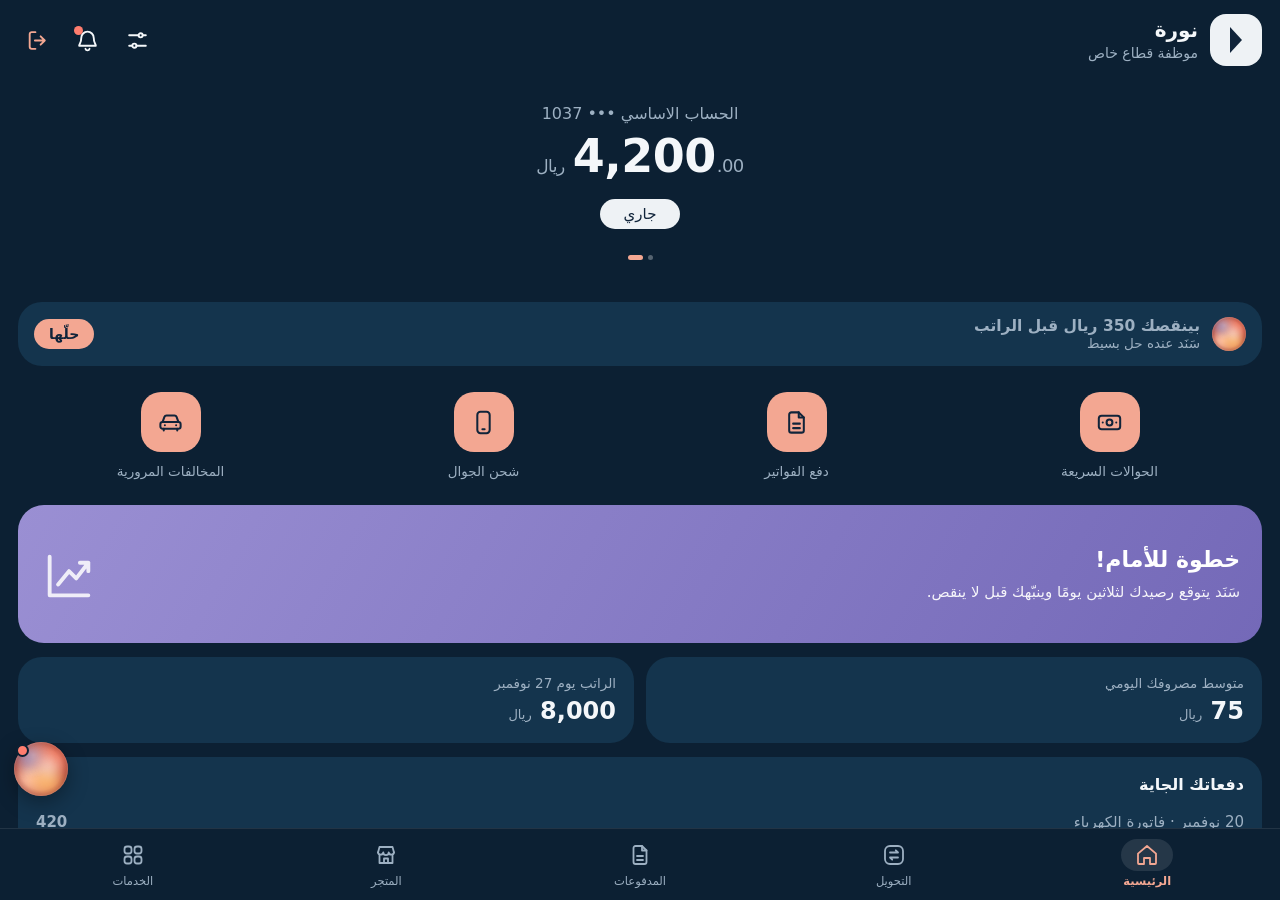
<file: phone/index.html>
<!doctype html>
<html lang="ar" dir="rtl">
<head>
<meta charset="utf-8">
<meta name="viewport" content="width=device-width, initial-scale=1, viewport-fit=cover">
<meta name="theme-color" content="#0c2033">
<title>سَنَد | SANAD</title>
<link rel="stylesheet" href="app.css">
</head>
<body>
<!-- SANAD in the browser: the same demo as the iOS app, for any device.
     A concept for the Alinma challenge. Not an official Alinma app. Synthetic data only. -->
<div id="stage">
  <div id="phone">
    <main id="screen"></main>
    <nav id="tabs"></nav>
    <button id="bubble" aria-label="سَنَد"></button>
    <div id="banner" hidden></div>
    <div id="scrim" hidden></div>
    <section id="sheet" hidden></section>
    <section id="hub" hidden></section>
  </div>
  <p id="note">نموذج تجريبي لتحدي الإنماء، وليس تطبيقًا رسميًا. كل البيانات افتراضية.<br>A concept for the Alinma challenge, not an official app. All data is synthetic.</p>
</div>
<script src="demo-bank.js"></script>
<script src="app.js"></script>
</body>
</html>
</file>
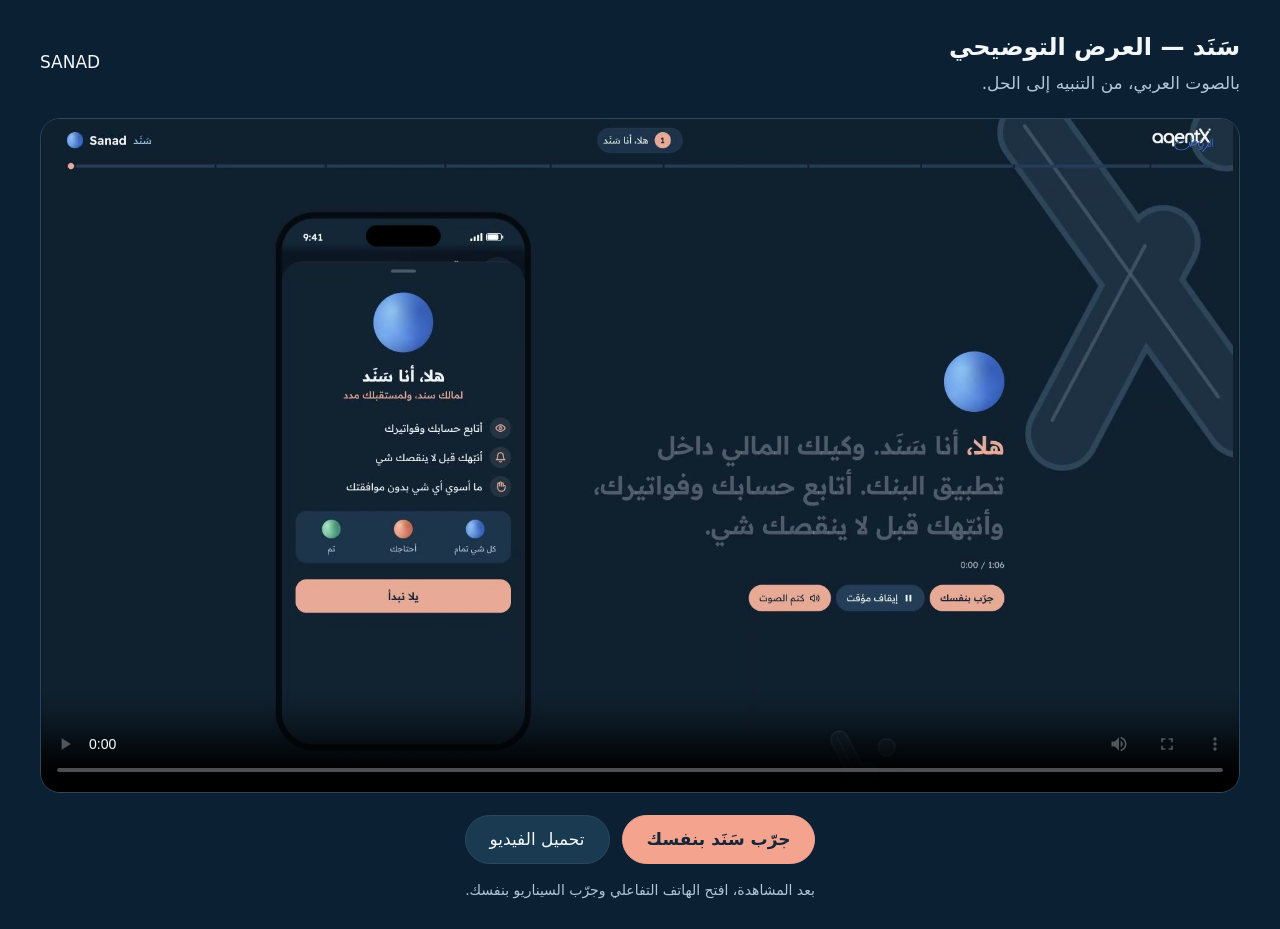
<file: video/index.html>
<!doctype html>
<html lang="ar" dir="rtl">
<head>
<meta charset="utf-8"><meta name="viewport" content="width=device-width,initial-scale=1">
<meta name="theme-color" content="#0c2033"><title>سَنَد — شاهد العرض</title>
<style>
*{box-sizing:border-box}body{margin:0;min-height:100svh;background:#0c2033;color:#f4f7fa;font:17px/1.6 system-ui,-apple-system,sans-serif;display:grid;place-items:center;padding:28px}main{width:min(1200px,100%)}header{display:flex;justify-content:space-between;align-items:center;gap:20px;margin-bottom:20px}h1{font-size:24px;margin:0}p{color:#b1c5d5;margin:4px 0 0}video{width:100%;aspect-ratio:16/9;background:#081825;border-radius:20px;display:block;border:1px solid #28495e}nav{display:flex;flex-wrap:wrap;justify-content:center;gap:12px;margin-top:22px}a{color:inherit;text-decoration:none;padding:10px 24px;background:#193a50;border-radius:999px;border:1px solid #28495e}a.primary{background:#f4a38f;color:#152638;border-color:#f4a38f;font-weight:700}a:focus-visible{outline:3px solid #fff;outline-offset:4px}.hint{text-align:center;font-size:14px;margin-top:15px}@media(max-width:600px){body{padding:16px}header{display:block}h1{font-size:21px}video{border-radius:12px}}
</style></head>
<body><main>
<header><div><h1>سَنَد — العرض التوضيحي</h1><p>بالصوت العربي، من التنبيه إلى الحل.</p></div><span lang="en" dir="ltr">SANAD</span></header>
<video id="demoVideo" controls playsinline preload="metadata" poster="poster.jpg?v=original-1080"><source src="sanad-demo.mp4?v=original-1080" type="video/mp4">متصفحك لا يدعم الفيديو. <a href="sanad-demo.mp4">حمّل العرض</a></video>
<nav><a class="primary" href="../?interactive=1">جرّب سَنَد بنفسك</a><a href="sanad-demo.mp4" download="Sanad-Original-Demo.mp4">تحميل الفيديو</a></nav>
<p class="hint">بعد المشاهدة، افتح الهاتف التفاعلي وجرّب السيناريو بنفسك.</p>
</main></body></html>
</file>
<file: phone/app.css>
/* SANAD web. Dark Alinma look: navy canvas, salmon accent. No glow effects. */
:root {
  --canvas: #0c2033; --card: #14344d; --card2: #1b3f5b; --ink: #f4f7fa; --muted: #9db0c2; --faint: rgba(255,255,255,.08);
  --line: rgba(255,255,255,.09); --salmon: #f3a792; --on-salmon: #10243a; --good: #5fd3a0; --risk: #ff7d6e; --lav: #8d82c9;
  --font: system-ui, -apple-system, "SF Arabic", "Segoe UI", "Noto Sans Arabic", "Geeza Pro", Tahoma, sans-serif;
}
* { box-sizing: border-box; -webkit-tap-highlight-color: transparent; }
html, body { margin: 0; height: 100%; background: #07131f; color: var(--ink); font-family: var(--font); -webkit-font-smoothing: antialiased; }
button { font: inherit; color: inherit; background: none; border: 0; cursor: pointer; padding: 0; }
button:focus-visible, input:focus-visible, select:focus-visible { outline: 2px solid var(--salmon); outline-offset: 2px; }
[hidden] { display: none !important; }
.num { direction: ltr; unicode-bidi: isolate; font-variant-numeric: tabular-nums; display: inline-block; }

#stage { min-height: 100%; display: flex; flex-direction: column; align-items: center; justify-content: center; gap: 14px; padding: 18px 0; }
#phone { position: relative; width: 402px; height: min(874px, calc(100dvh - 90px)); background: var(--canvas); border-radius: 44px; overflow: hidden;
  border: 1px solid rgba(255,255,255,.1); box-shadow: 0 30px 80px rgba(0,0,0,.5); display: flex; flex-direction: column; }
#note { margin: 0; font-size: 12px; line-height: 1.7; color: #6f8296; text-align: center; padding: 0 16px; }
@media (max-width: 520px) {
  #stage { padding: 0; gap: 0; justify-content: flex-start; }
  #phone { width: 100%; height: 100dvh; border-radius: 0; border: 0; box-shadow: none; }
  #note { display: none; }
}

/* ---------- the orb: SANAD's one face. Colour is the mood. ---------- */
.orb { --s: 54px; --deep: #1a459e; --mid: #4085eb; --light: #8cd1fa; --second: #33a8b8; --accent: #f3a792; --rim: #0d213d;
  display: inline-block; vertical-align: middle; position: relative; width: var(--s); height: var(--s); border-radius: 50%; overflow: hidden; flex: none; background: var(--deep);
  isolation: isolate; transform: translateZ(0); transition: background-color .9s ease; box-shadow: inset 0 0 0 1px rgba(255,255,255,.16); }
.orb.alert { --deep: #bd4d3d; --mid: #f38066; --light: #ffc7ad; --second: #fab36b; --accent: #5c80e6; --rim: #4d1a1a; }
.orb.done { --deep: #0f735c; --mid: #33b88c; --light: #a8f0cc; --second: #33a8b8; --accent: #8cd1fa; --rim: #08332b; }
.orb i { position: absolute; border-radius: 50%; filter: blur(calc(var(--s) * .13)); transition: background-color .9s ease; will-change: transform; }
.orb i:nth-child(1) { width: 62%; height: 52%; left: 4%; top: 40%; background: var(--light); animation: drift1 9s ease-in-out infinite; }
.orb i:nth-child(2) { width: 60%; height: 50%; left: 40%; top: 6%; background: var(--mid); animation: drift2 11s ease-in-out infinite; }
.orb i:nth-child(3) { width: 56%; height: 46%; left: 34%; top: 50%; background: var(--second); animation: drift3 13s ease-in-out infinite; }
.orb i:nth-child(4) { width: 32%; height: 27%; left: 12%; top: 14%; background: var(--accent); opacity: .85; animation: drift2 7s ease-in-out infinite reverse; }
.orb i:nth-child(5) { width: 30%; height: 25%; left: 50%; top: 34%; background: #fff; opacity: .9; animation: drift1 8s ease-in-out infinite reverse; }
.orb::after { content: ""; position: absolute; inset: 0; border-radius: 50%; z-index: 2;
  background: radial-gradient(circle at 36% 24%, rgba(255,255,255,.34), transparent 42%), radial-gradient(circle, transparent 55%, color-mix(in srgb, var(--rim) 45%, transparent) 100%); }
.orb.still i { animation-play-state: paused; }
.orb.busy i { animation-duration: 2.4s; }
@keyframes drift1 { 0%,100% { transform: translate(0,0) scale(1); } 33% { transform: translate(34%,-30%) scale(1.15); } 66% { transform: translate(-14%,-46%) scale(.92); } }
@keyframes drift2 { 0%,100% { transform: translate(0,0) scale(1); } 33% { transform: translate(-40%,34%) scale(.9); } 66% { transform: translate(-12%,60%) scale(1.14); } }
@keyframes drift3 { 0%,100% { transform: translate(0,0) scale(1); } 50% { transform: translate(-46%,-40%) scale(1.2); } }
@media (prefers-reduced-motion: reduce) { .orb i { animation: none; } }

/* ---------- home ---------- */
#screen { flex: 1; overflow-y: auto; padding: 22px 18px 120px; scrollbar-width: none; }
#screen::-webkit-scrollbar { display: none; }
.top { display: flex; align-items: center; gap: 12px; }
.logo { width: 52px; height: 52px; border-radius: 16px; background: #eef2f5; display: grid; place-items: center; }
.logo::before { content: ""; border-style: solid; border-width: 13px 0 13px 12px; border-color: transparent transparent transparent var(--on-salmon); }
.top .who { flex: 1; }
.top .who b { display: block; font-size: 20px; font-weight: 600; line-height: 1.25; }
.top .who span { font-size: 14px; color: var(--muted); }
.top .ico { width: 38px; height: 38px; display: grid; place-items: center; color: var(--ink); position: relative; }
svg { fill: none; stroke: currentColor; stroke-width: 1.8; stroke-linecap: round; stroke-linejoin: round; }
.top .ico svg { width: 25px; height: 25px; } .tile svg { width: 27px; height: 27px; } #tabs svg { width: 24px; height: 24px; }
.top .ico.out { color: var(--salmon); }
.dot { position: absolute; top: 5px; inset-inline-end: 6px; width: 9px; height: 9px; border-radius: 50%; background: var(--risk); }
.balance { text-align: center; padding: 38px 0 20px; }
.balance small { color: var(--muted); font-size: 16px; }
.balance .amt { font-size: 46px; font-weight: 700; margin: 6px 0 16px; letter-spacing: -.5px; display: flex; align-items: baseline; justify-content: center; gap: 8px; direction: ltr; }
.balance .amt sup { font-size: 18px; font-weight: 500; color: var(--muted); vertical-align: baseline; margin-left: 1px; }
.balance .amt em { font-style: normal; font-size: 17px; font-weight: 500; color: var(--muted); }
.pill { display: inline-block; background: #eef2f5; color: var(--on-salmon); border-radius: 99px; padding: 6px 24px; font-size: 15px; font-weight: 500; }
.pager { display: flex; gap: 5px; justify-content: center; margin: 26px 0 22px; }
.pager i { width: 5px; height: 5px; border-radius: 9px; background: rgba(255,255,255,.3); } .pager i.on { width: 15px; background: var(--salmon); }
.hint { width: 100%; display: flex; align-items: center; gap: 12px; text-align: start; background: var(--card); border-radius: 24px; padding: 15px 16px; transition: transform .15s; }
.hint:active { transform: scale(.985); }
.hint .txt { flex: 1; min-width: 0; }
.hint b { display: block; font-size: 15.5px; font-weight: 600; }
.hint span { font-size: 13.5px; color: var(--muted); }
.hint .go { background: var(--salmon); color: var(--on-salmon); border-radius: 99px; padding: 7px 15px; font-weight: 600; font-size: 14px; }
.hint.quiet { background: rgba(255,255,255,.05); }
.hint.quiet b { font-weight: 500; font-size: 14.5px; }
.hint .left, .hint .left span { color: var(--good); font-weight: 600; font-size: 15px; }
.tiles { display: grid; grid-template-columns: repeat(4, 1fr); gap: 8px; margin: 26px 0 24px; }
.tile { display: flex; flex-direction: column; align-items: center; gap: 10px; font-size: 13.5px; color: var(--muted); text-align: center; line-height: 1.4; }
.tile i { width: 60px; height: 60px; border-radius: 20px; background: var(--salmon); color: var(--on-salmon); display: grid; place-items: center; transition: transform .15s; }
.tile:active i { transform: scale(.94); }
.promo { border-radius: 26px; padding: 24px 22px 20px; background: linear-gradient(120deg, #9a8fd3, #7469b8); color: #fff; display: flex; gap: 14px; align-items: center; min-height: 138px; }
.promo div { flex: 1; } .promo b { font-size: 22px; display: block; margin-bottom: 8px; }
.promo span { font-size: 15px; opacity: .93; line-height: 1.65; display: block; }
.promo svg { width: 58px; height: 58px; stroke-width: 1.6; opacity: .85; flex: none; }
.duo { display: grid; grid-template-columns: 1fr 1fr; gap: 12px; margin-top: 14px; }
.duo .card { margin: 0; } .duo small { color: var(--muted); font-size: 13.5px; display: block; } .duo b { font-size: 24px; display: block; margin-top: 6px; } .duo b em { font-style: normal; font-size: 13px; color: var(--muted); font-weight: 500; }
.card { background: var(--card); border-radius: 24px; padding: 18px; margin-top: 14px; }
.card h3 { margin: 0 0 8px; font-size: 16px; font-weight: 600; }
.row { display: flex; justify-content: space-between; gap: 10px; padding: 11px 0; font-size: 15px; border-top: 1px solid var(--line); }
.row span:last-child { font-weight: 600; }
.row:first-of-type { border-top: 0; }
.row span:first-child { color: var(--muted); }
.grid3 { display: grid; grid-template-columns: repeat(3, 1fr); gap: 12px; margin-top: 18px; }
.svc { background: var(--card); border-radius: 20px; padding: 18px 6px; display: flex; flex-direction: column; align-items: center; gap: 12px; font-size: 14px; }
.svc i { width: 56px; height: 56px; border-radius: 50%; background: var(--faint); color: var(--salmon); display: grid; place-items: center; }
.svc i svg { width: 24px; height: 24px; }
h1.page { font-size: 34px; margin: 46px 0 6px; }
.empty { text-align: center; color: var(--muted); padding: 60px 20px; line-height: 1.8; }

#tabs { position: absolute; inset-inline: 0; bottom: 0; display: grid; grid-template-columns: repeat(5, 1fr); background: var(--canvas); border-top: 1px solid var(--line); padding: 8px 6px calc(10px + env(safe-area-inset-bottom)); z-index: 3; }
#tabs button { display: flex; flex-direction: column; align-items: center; gap: 3px; font-size: 11.5px; color: var(--muted); padding: 2px 0; }
#tabs button span { display: grid; place-items: center; width: 52px; height: 32px; border-radius: 99px; }
#tabs button.on { color: var(--salmon); font-weight: 600; } #tabs button.on span { background: rgba(255,255,255,.1); }
#bubble { position: absolute; left: 14px; bottom: 104px; z-index: 4; border-radius: 50%; filter: drop-shadow(0 6px 10px rgba(0,0,0,.35)); }
#bubble .dot { top: 2px; inset-inline-end: 2px; width: 13px; height: 13px; border: 2px solid var(--canvas); }
#banner { position: absolute; top: 12px; inset-inline: 12px; z-index: 9; background: #26303c; border-radius: 22px; padding: 12px; display: flex; gap: 12px; align-items: center; cursor: pointer; animation: drop .45s cubic-bezier(.2,1.2,.4,1); box-shadow: 0 14px 30px rgba(0,0,0,.35); }
#banner b { display: block; font-size: 13.5px; } #banner span { font-size: 13.5px; color: var(--muted); }
@keyframes drop { from { transform: translateY(-120%); } }

/* ---------- sheet ---------- */
#scrim { position: absolute; inset: 0; background: rgba(4,10,18,.55); z-index: 5; animation: fade .25s; }
#sheet { position: absolute; inset-inline: 0; bottom: 0; z-index: 6; background: linear-gradient(180deg, #17395a, #0f2740); border-radius: 30px 30px 0 0; padding: 10px 22px calc(22px + env(safe-area-inset-bottom)); animation: rise .42s cubic-bezier(.2,1.05,.35,1); max-height: 92%; overflow-y: auto; }
#sheet::before { content: ""; display: block; width: 38px; height: 5px; border-radius: 9px; background: rgba(255,255,255,.3); margin: 0 auto 14px; }
@keyframes rise { from { transform: translateY(100%); } }
@keyframes fade { from { opacity: 0; } }
.sh-head { display: flex; align-items: center; gap: 10px; margin-bottom: 14px; }
.sh-head .n { flex: 1; } .sh-head b { display: block; font-size: 16px; }
.state { font-size: 12px; color: var(--muted); display: flex; align-items: center; gap: 5px; }
.state::before { content: ""; width: 6px; height: 6px; border-radius: 50%; background: var(--good); }
.state.alert::before { background: var(--salmon); }
.x { width: 34px; height: 34px; border-radius: 50%; background: var(--faint); font-size: 15px; }
.lead { color: var(--muted); font-size: 16px; margin: 4px 0 0; }
.big { font-size: 58px; font-weight: 700; line-height: 1.1; background: linear-gradient(180deg, #fff, #ffd9cc); -webkit-background-clip: text; background-clip: text; color: transparent; }
.big em { font-style: normal; font-size: 20px; -webkit-text-fill-color: var(--muted); margin-inline-start: 8px; font-weight: 500; }
.meter { display: flex; gap: 5px; height: 9px; margin: 12px 0 6px; }
.meter b { background: var(--good); border-radius: 9px; transition: flex-grow .9s cubic-bezier(.2,.9,.3,1); flex: 0 0 0; }
.meter i { background: var(--salmon); border-radius: 9px; transition: flex-grow .9s cubic-bezier(.2,.9,.3,1) .15s; flex: 0 0 0; }
.meter-l { display: flex; justify-content: space-between; font-size: 13.5px; }
.meter-l > span:first-child { color: var(--good); } .meter-l > span:last-child { color: var(--salmon); }
.fix { border: 1px solid rgba(255,255,255,.16); background: rgba(255,255,255,.05); border-radius: 22px; padding: 16px; margin: 16px 0; }
.fix small { color: var(--salmon); font-weight: 600; font-size: 13.5px; }
.fix b { display: block; font-size: 18px; margin: 8px 0 4px; line-height: 1.5; }
.fix span { color: var(--muted); font-size: 14px; }
.btn { width: 100%; height: 56px; border-radius: 18px; background: linear-gradient(180deg, #f8b6a3, #ee9c86); color: var(--on-salmon); font-size: 18px; font-weight: 700; transition: transform .15s; }
.btn:active { transform: scale(.975); } .btn[disabled] { opacity: .6; }
.btn.soft { background: var(--faint); color: var(--ink); font-weight: 600; margin-top: 10px; }
.chips { display: flex; gap: 8px; justify-content: center; flex-wrap: wrap; margin-top: 12px; }
.chip { border: 1px solid rgba(255,255,255,.14); border-radius: 99px; padding: 8px 15px; font-size: 14px; color: var(--ink); }
.sure { text-align: center; color: var(--muted); font-size: 13px; margin: 10px 0 0; }
.tick { width: 74px; height: 74px; border-radius: 50%; background: rgba(95,211,160,.16); color: var(--good); display: grid; place-items: center; font-size: 36px; margin: 8px auto 12px; animation: pop .5s cubic-bezier(.2,1.5,.4,1); }
@keyframes pop { from { transform: scale(.3); opacity: 0; } }
.center { text-align: center; }
.opt { background: rgba(255,255,255,.05); border: 1px solid rgba(255,255,255,.12); border-radius: 18px; padding: 14px; margin-top: 10px; text-align: start; width: 100%; display: block; }
.opt.best { border-color: var(--salmon); }
.opt b { display: block; font-size: 15.5px; margin-bottom: 4px; } .opt span { font-size: 13.5px; color: var(--muted); }
.opt small { color: var(--salmon); font-weight: 600; display: block; margin-bottom: 4px; }
.pt { display: flex; align-items: center; gap: 12px; font-size: 16px; margin-top: 13px; }
.pt i { width: 34px; height: 34px; border-radius: 50%; background: var(--faint); color: var(--salmon); display: grid; place-items: center; }
.pt svg { width: 17px; height: 17px; }
.moods { display: grid; grid-template-columns: repeat(3, 1fr); background: var(--card); border-radius: 18px; padding: 14px 0; margin: 22px 0; text-align: center; font-size: 12.5px; color: var(--muted); }
.moods div { display: flex; flex-direction: column; align-items: center; gap: 7px; }
.tag { color: var(--salmon); font-weight: 500; margin: 4px 0 0; }
label.f { display: block; font-size: 13.5px; color: var(--muted); margin: 14px 0 6px; }
select { width: 100%; height: 48px; border-radius: 14px; background: var(--card); color: var(--ink); border: 1px solid var(--line); padding: 0 12px; font: inherit; }

/* ---------- chat ---------- */
#hub { position: absolute; inset: 0; z-index: 7; background: var(--canvas); display: flex; flex-direction: column; animation: rise .4s cubic-bezier(.2,1.05,.35,1); }
.hub-head { display: flex; align-items: center; gap: 10px; padding: 16px 18px 12px; border-bottom: 1px solid var(--line); }
#thread { flex: 1; overflow-y: auto; padding: 14px 16px; display: flex; flex-direction: column; gap: 12px; scrollbar-width: none; }
.day { text-align: center; font-size: 12px; color: var(--muted); }
.msg { display: flex; gap: 8px; align-items: flex-start; animation: up .4s cubic-bezier(.2,1.1,.4,1); }
@keyframes up { from { transform: translateY(14px); opacity: 0; } }
.msg .b { background: var(--card); border-radius: 18px; padding: 11px 14px; font-size: 15.5px; line-height: 1.65; max-width: calc(100% - 60px); white-space: pre-line; }
.msg.me { justify-content: flex-end; } .msg.me .b { background: rgba(255,255,255,.13); }
.w { opacity: 0; transition: opacity .22s; } .w.on { opacity: 1; }
.dots { display: flex; gap: 5px; padding: 7px 2px; }
.dots i { width: 7px; height: 7px; border-radius: 50%; background: var(--muted); animation: wave 1.2s ease-in-out infinite; }
.dots i:nth-child(2) { animation-delay: .17s; } .dots i:nth-child(3) { animation-delay: .34s; }
@keyframes wave { 0%,100% { transform: translateY(0); opacity: .35; } 50% { transform: translateY(-4px); opacity: 1; } }
.facts { background: var(--canvas); border-radius: 12px; padding: 10px; margin-top: 8px; display: grid; gap: 9px; }
.fact { opacity: 0; transform: translateY(8px); transition: opacity .35s, transform .35s; font-size: 13.5px; }
.fact.on { opacity: 1; transform: none; }
.fact .l { display: flex; justify-content: space-between; gap: 8px; } .fact .l span:first-child { color: var(--muted); } .fact .l span:last-child { font-weight: 600; }
.fact .neg { color: var(--risk); } .fact small { color: var(--muted); display: block; margin-top: 3px; }
.bar { height: 5px; border-radius: 9px; background: rgba(255,255,255,.1); margin-top: 5px; overflow: hidden; }
.bar i { display: block; height: 100%; width: 0; border-radius: 9px; background: var(--salmon); transition: width .8s cubic-bezier(.2,.9,.3,1); }
.bars { background: var(--card); border-radius: 20px; padding: 16px; margin-inline-start: 34px; animation: up .4s; }
.bars .l { display: flex; justify-content: space-between; font-size: 14px; color: var(--muted); } .bars .l b { color: var(--ink); font-size: 15px; }
.bars .t { height: 9px; border-radius: 9px; background: rgba(255,255,255,.08); margin: 7px 0 12px; overflow: hidden; display: flex; }
.bars .t b { background: var(--good); width: 0; transition: width .9s cubic-bezier(.2,.9,.3,1); } .bars .t i { background: var(--risk); width: 0; transition: width .9s cubic-bezier(.2,.9,.3,1) .2s; }
#quick { display: flex; gap: 8px; overflow-x: auto; padding: 10px 16px 0; scrollbar-width: none; border-top: 1px solid var(--line); }
#quick:empty { padding: 0; }
#quick button { flex: none; height: 40px; padding: 0 16px; border-radius: 99px; background: rgba(255,255,255,.1); font-size: 14.5px; font-weight: 600; animation: up .35s; }
#quick button.p { background: var(--salmon); color: var(--on-salmon); }
#ask { display: flex; gap: 8px; padding: 10px 16px calc(12px + env(safe-area-inset-bottom)); }
#ask input { flex: 1; height: 46px; border-radius: 99px; border: 0; background: var(--card); color: var(--ink); padding: 0 16px; font: inherit; font-size: 15.5px; min-width: 0; }
#ask input::placeholder { color: var(--muted); }
#ask button { width: 46px; height: 46px; border-radius: 50%; background: var(--salmon); color: var(--on-salmon); font-size: 20px; font-weight: 700; flex: none; }

/* ---------- three steps, checks, transfers ---------- */
.steps { display: flex; align-items: center; gap: 6px; margin: 0 0 14px; font-size: 12.5px; color: var(--muted); }
.steps span { display: flex; align-items: center; gap: 6px; white-space: nowrap; }
.steps b { width: 20px; height: 20px; border-radius: 50%; display: grid; place-items: center; font-size: 11.5px; background: var(--faint); color: var(--muted); }
.steps i { flex: 1; height: 1px; background: var(--line); }
.steps .on { color: var(--ink); font-weight: 600; } .steps .on b { background: var(--salmon); color: var(--on-salmon); }
.steps .past b { background: rgba(95,211,160,.2); color: var(--good); }
.checks { display: grid; gap: 5px; margin: -4px 0 16px; font-size: 13.5px; color: var(--good); }
.checks small { color: var(--muted); font-size: 12.5px; }
.seg { display: grid; grid-template-columns: 1fr 1fr; gap: 4px; background: rgba(255,255,255,.07); border-radius: 99px; padding: 4px; margin: 16px 0 12px; }
.seg button { height: 38px; border-radius: 99px; font-size: 13.5px; color: var(--muted); }
.seg button.on { background: var(--salmon); color: var(--on-salmon); font-weight: 600; }
#tf { display: grid; gap: 10px; }
#tf input { height: 52px; border-radius: 16px; border: 1px solid var(--line); background: var(--canvas); color: var(--ink); padding: 0 16px; font: inherit; font-size: 18px; }
#tf input::placeholder { color: var(--muted); font-size: 15px; }
.warn { background: rgba(243,167,146,.12); border: 1px solid rgba(243,167,146,.4); color: var(--ink); border-radius: 16px; padding: 12px 14px; font-size: 14.5px; line-height: 1.7; margin: 12px 0 0; }
.handoff { align-self: flex-start; margin-inline-start: 34px; font-size: 12.5px; color: var(--muted); border: 1px dashed rgba(255,255,255,.2); border-radius: 99px; padding: 5px 12px; }

/* Embedded in the original walkthrough's phone frame. */
html,body,#stage {height:100%;min-height:0;background:var(--canvas);}
#stage {padding:0;gap:0;display:block;}
#phone {width:100%;height:100dvh;border:0;border-radius:0;box-shadow:none;}
#note {display:none;}
#screen {padding-top:14px;}
</file>
